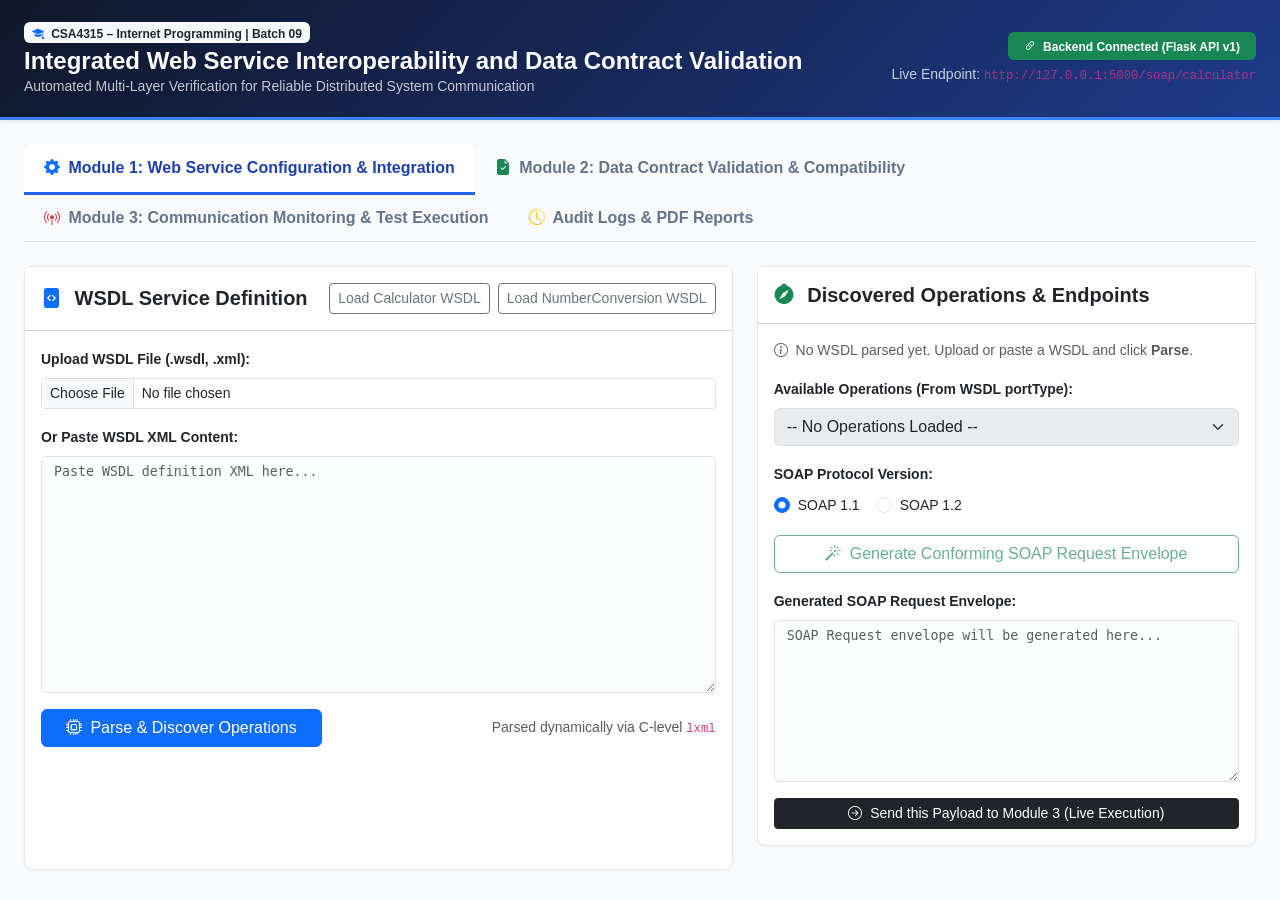
<file: Capstone/CODE WORK/index.html>
<!DOCTYPE html>
<html lang="en">
<head>
  <meta charset="UTF-8">
  <meta name="viewport" content="width=device-width, initial-scale=1.0">
  <title>Integrated Web Service Interoperability & Data Contract Validation</title>
  <!-- Bootstrap 5 CSS -->
  <link href="https://cdn.jsdelivr.net/npm/bootstrap@5.3.2/dist/css/bootstrap.min.css" rel="stylesheet">
  <!-- Bootstrap Icons -->
  <link href="https://cdn.jsdelivr.net/npm/bootstrap-icons@1.11.1/font/bootstrap-icons.css" rel="stylesheet">
  <style>
    :root {
      --primary-navy: #0f172a;
      --accent-blue: #1e40af;
      --subtle-blue: #2563eb;
      --bg-slate: #f8fafc;
      --card-border: #e2e8f0;
    }
    body {
      background-color: var(--bg-slate);
      font-family: -apple-system, BlinkMacSystemFont, "Segoe UI", Roboto, "Helvetica Neue", Arial, sans-serif;
      color: #334155;
    }
    .header-bar {
      background: linear-gradient(135deg, #0f172a 0%, #1e3a8a 100%);
      color: #ffffff;
      padding: 1.25rem 0;
      border-bottom: 3px solid #3b82f6;
    }
    .nav-tabs .nav-link {
      color: #64748b;
      font-weight: 600;
      border: none;
      padding: 0.75rem 1.25rem;
      border-radius: 0.5rem 0.5rem 0 0;
    }
    .nav-tabs .nav-link.active {
      color: #1e40af;
      background-color: #ffffff;
      border-bottom: 3px solid #2563eb;
    }
    .card {
      border: 1px solid var(--card-border);
      border-radius: 0.5rem;
      box-shadow: 0 1px 3px rgba(0, 0, 0, 0.04);
      background-color: #ffffff;
    }
    .code-area {
      font-family: ui-monospace, SFMono-Regular, Menlo, Monaco, Consolas, monospace;
      font-size: 0.82rem;
      background-color: #0f172a;
      color: #f1f5f9;
      border-radius: 0.375rem;
      padding: 0.75rem;
    }
    textarea.code-font {
      font-family: ui-monospace, SFMono-Regular, Menlo, Monaco, Consolas, monospace;
      font-size: 0.83rem;
      line-height: 1.4;
      background-color: #fdfefe;
    }
    .xml-box {
      max-height: 380px;
      overflow-y: auto;
      white-space: pre-wrap;
      word-break: break-all;
    }
  </style>
</head>
<body>

  <!-- Top Header -->
  <header class="header-bar shadow-sm">
    <div class="container-fluid px-4">
      <div class="d-flex flex-wrap justify-content-between align-items-center">
        <div>
          <span class="badge bg-light text-dark fw-semibold mb-1">
            <i class="bi bi-mortarboard-fill text-primary me-1"></i> CSA4315 – Internet Programming | Batch 09
          </span>
          <h1 class="h4 mb-0 fw-bold">Integrated Web Service Interoperability and Data Contract Validation</h1>
          <div class="small opacity-75">Automated Multi-Layer Verification for Reliable Distributed System Communication</div>
        </div>
        <div class="text-end mt-2 mt-md-0">
          <span id="backendStatusBadge" class="badge bg-success px-3 py-2">
            <i class="bi bi-link-45deg me-1"></i> Backend Connected (Flask API v1)
          </span>
          <div class="small opacity-75 mt-1">Live Endpoint: <code>http://127.0.0.1:5000/soap/calculator</code></div>
        </div>
      </div>
    </div>
  </header>

  <!-- Main Container -->
  <main class="container-fluid px-4 py-4">

    <!-- Navigation Tabs for Modules -->
    <ul class="nav nav-tabs mb-4" id="moduleTabs" role="tablist">
      <li class="nav-item">
        <button class="nav-link active" id="tab-mod1-btn" data-bs-toggle="tab" data-bs-target="#tab-mod1" type="button">
          <i class="bi bi-gear-fill me-1 text-primary"></i> Module 1: Web Service Configuration & Integration
        </button>
      </li>
      <li class="nav-item">
        <button class="nav-link" id="tab-mod2-btn" data-bs-toggle="tab" data-bs-target="#tab-mod2" type="button">
          <i class="bi bi-file-earmark-check-fill me-1 text-success"></i> Module 2: Data Contract Validation & Compatibility
        </button>
      </li>
      <li class="nav-item">
        <button class="nav-link" id="tab-mod3-btn" data-bs-toggle="tab" data-bs-target="#tab-mod3" type="button">
          <i class="bi bi-broadcast-pin me-1 text-danger"></i> Module 3: Communication Monitoring & Test Execution
        </button>
      </li>
      <li class="nav-item">
        <button class="nav-link" id="tab-reports-btn" data-bs-toggle="tab" data-bs-target="#tab-reports" type="button" onclick="fetchRecentReports()">
          <i class="bi bi-clock-history me-1 text-warning"></i> Audit Logs & PDF Reports
        </button>
      </li>
    </ul>

    <!-- Tab Contents -->
    <div class="tab-content" id="moduleTabsContent">

      <!-- ============================================================== -->
      <!-- MODULE 1: Web Service Configuration and Integration           -->
      <!-- ============================================================== -->
      <div class="tab-pane fade show active" id="tab-mod1" role="tabpanel">
        <div class="row g-4">
          <!-- WSDL Input & Parser -->
          <div class="col-lg-7">
            <div class="card h-100">
              <div class="card-header bg-white py-3 d-flex justify-content-between align-items-center">
                <h5 class="mb-0 fw-bold text-dark">
                  <i class="bi bi-file-code-fill text-primary me-2"></i> WSDL Service Definition
                </h5>
                <div class="d-flex gap-2">
                  <button class="btn btn-sm btn-outline-secondary" onclick="loadLiveSampleWsdl('calculator')">Load Calculator WSDL</button>
                  <button class="btn btn-sm btn-outline-secondary" onclick="loadExternalNumberWsdl()">Load NumberConversion WSDL</button>
                </div>
              </div>
              <div class="card-body">
                <div class="mb-3">
                  <label class="form-label small fw-semibold">Upload WSDL File (.wsdl, .xml):</label>
                  <input type="file" id="wsdlFileInput" class="form-control form-control-sm" accept=".wsdl,.xml">
                </div>
                <div class="mb-3">
                  <label class="form-label small fw-semibold">Or Paste WSDL XML Content:</label>
                  <textarea id="wsdlContentInput" class="form-control code-font" rows="12" placeholder="Paste WSDL definition XML here..."></textarea>
                </div>
                <div class="d-flex justify-content-between align-items-center">
                  <button id="btnParseWsdl" class="btn btn-primary px-4" onclick="handleParseWsdl()">
                    <i class="bi bi-cpu me-1"></i> Parse & Discover Operations
                  </button>
                  <span class="small text-muted">Parsed dynamically via C-level <code>lxml</code></span>
                </div>
              </div>
            </div>
          </div>

          <!-- Parsed Discovery Results & Request Generator -->
          <div class="col-lg-5">
            <div class="card mb-4">
              <div class="card-header bg-white py-3">
                <h5 class="mb-0 fw-bold text-dark">
                  <i class="bi bi-compass-fill text-success me-2"></i> Discovered Operations & Endpoints
                </h5>
              </div>
              <div class="card-body">
                <div id="wsdlSummaryNotice" class="text-muted small mb-3">
                  <i class="bi bi-info-circle me-1"></i> No WSDL parsed yet. Upload or paste a WSDL and click <strong>Parse</strong>.
                </div>

                <div id="wsdlMetaContainer" class="d-none">
                  <div class="mb-2">
                    <span class="text-muted small">Service Name:</span>
                    <strong id="dispServiceName" class="d-block text-primary">-</strong>
                  </div>
                  <div class="mb-2">
                    <span class="text-muted small">Target Namespace:</span>
                    <code id="dispTargetNamespace" class="d-block small text-truncate">-</code>
                  </div>
                  <div class="mb-3">
                    <span class="text-muted small">Discovered Endpoint URL:</span>
                    <code id="dispEndpointUrl" class="d-block small text-truncate text-success">-</code>
                  </div>
                </div>

                <!-- Operations Select Dropdown (POPULATED ONLY VIA REAL BACKEND JSON) -->
                <div class="mb-3">
                  <label class="form-label fw-semibold small">Available Operations (From WSDL portType):</label>
                  <select id="operationsDropdown" class="form-select" onchange="handleOperationSelected()" disabled>
                    <option value="">-- No Operations Loaded --</option>
                  </select>
                </div>

                <div id="operationParamsContainer" class="mb-3"></div>

                <div class="mb-3">
                  <label class="form-label small fw-semibold">SOAP Protocol Version:</label>
                  <div class="d-flex gap-3">
                    <div class="form-check">
                      <input class="form-check-input" type="radio" name="soapVersionRadio" id="soapVer11" value="1.1" checked>
                      <label class="form-check-label small" for="soapVer11">SOAP 1.1</label>
                    </div>
                    <div class="form-check">
                      <input class="form-check-input" type="radio" name="soapVersionRadio" id="soapVer12" value="1.2">
                      <label class="form-check-label small" for="soapVer12">SOAP 1.2</label>
                    </div>
                  </div>
                </div>

                <button id="btnGenerateEnvelope" class="btn btn-outline-success w-100 mb-3" onclick="handleGenerateEnvelope()" disabled>
                  <i class="bi bi-magic me-1"></i> Generate Conforming SOAP Request Envelope
                </button>

                <div class="mb-3">
                  <label class="form-label small fw-semibold">Generated SOAP Request Envelope:</label>
                  <textarea id="generatedSoapEnvelope" class="form-control code-font" rows="8" placeholder="SOAP Request envelope will be generated here..."></textarea>
                </div>

                <button class="btn btn-dark btn-sm w-100" onclick="transferToModule3()">
                  <i class="bi bi-arrow-right-circle me-1"></i> Send this Payload to Module 3 (Live Execution)
                </button>
              </div>
            </div>
          </div>
        </div>
      </div>

      <!-- ============================================================== -->
      <!-- MODULE 2: Data Contract Validation & Compatibility Testing    -->
      <!-- ============================================================== -->
      <div class="tab-pane fade" id="tab-mod2" role="tabpanel">
        
        <!-- Sub-tabs for Part A and Part B -->
        <ul class="nav nav-pills mb-3" id="pills-tab" role="tablist">
          <li class="nav-item">
            <button class="nav-link active btn-sm" id="pills-val-tab" data-bs-toggle="pill" data-bs-target="#pills-val" type="button">
              <i class="bi bi-shield-check me-1"></i> Part A: XML Schema & Data Type Validation
            </button>
          </li>
          <li class="nav-item">
            <button class="nav-link btn-sm" id="pills-compat-tab" data-bs-toggle="pill" data-bs-target="#pills-compat" type="button">
              <i class="bi bi-shuffle me-1"></i> Part B: Schema Compatibility Assessment (V1 vs V2 Diff)
            </button>
          </li>
        </ul>

        <div class="tab-content" id="pills-tabContent">
          <!-- Part A: XML vs XSD Validation -->
          <div class="tab-pane fade show active" id="pills-val" role="tabpanel">
            <div class="row g-4 mb-3">
              <!-- XML Input -->
              <div class="col-lg-6">
                <div class="card h-100">
                  <div class="card-header bg-white py-3 d-flex justify-content-between align-items-center">
                    <h6 class="mb-0 fw-bold"><i class="bi bi-filetype-xml text-primary me-2"></i> XML Message Instance</h6>
                    <div class="d-flex gap-1">
                      <button class="btn btn-xs btn-outline-success py-0 px-2 small" onclick="loadValidationCase('valid')">1. Valid</button>
                      <button class="btn btn-xs btn-outline-danger py-0 px-2 small" onclick="loadValidationCase('type_error')">2. Type Error</button>
                      <button class="btn btn-xs btn-outline-warning py-0 px-2 small text-dark" onclick="loadValidationCase('missing_field')">3. Missing Field</button>
                    </div>
                  </div>
                  <div class="card-body">
                    <textarea id="valXmlInput" class="form-control code-font" rows="13" placeholder="Paste XML document or SOAP Body payload here..."></textarea>
                  </div>
                </div>
              </div>

              <!-- XSD Input -->
              <div class="col-lg-6">
                <div class="card h-100">
                  <div class="card-header bg-white py-3 d-flex justify-content-between align-items-center">
                    <h6 class="mb-0 fw-bold"><i class="bi bi-file-earmark-code text-secondary me-2"></i> XML Schema (XSD) Contract</h6>
                    <button class="btn btn-xs btn-outline-secondary py-0 px-2 small" onclick="loadCalculatorSchema()">Load Standard Calculator XSD</button>
                  </div>
                  <div class="card-body">
                    <textarea id="valXsdInput" class="form-control code-font" rows="13" placeholder="Paste standard XSD Schema definition here..."></textarea>
                  </div>
                </div>
              </div>
            </div>

            <div class="card p-3 mb-4">
              <div class="d-flex justify-content-between align-items-center">
                <div class="small text-muted">
                  <i class="bi bi-check2-all text-success me-1"></i> Verifies XML Syntax &rarr; Compiles XSD Schema &rarr; Validates Data Types & Occurrences.
                </div>
                <button id="btnRunValidation" class="btn btn-success px-4" onclick="handleValidateContract()">
                  <i class="bi bi-shield-check me-1"></i> Run Real Contract Validation
                </button>
              </div>
            </div>

            <!-- Validation Diagnostic Output -->
            <div id="validationResultCard" class="card shadow-sm d-none mb-4">
              <div id="valResultHeader" class="card-header py-3 fw-bold"></div>
              <div class="card-body">
                <p id="valResultSummary" class="mb-3"></p>
                <div id="valErrorsContainer"></div>
              </div>
            </div>
          </div>

          <!-- Part B: Compatibility Assessment (V1 vs V2) -->
          <div class="tab-pane fade" id="pills-compat" role="tabpanel">
            <div class="card mb-4">
              <div class="card-header bg-white py-3">
                <h6 class="mb-0 fw-bold"><i class="bi bi-diagram-2 text-primary me-2"></i> Contract Version Diffing (V1 vs V2)</h6>
                <div class="small text-muted">Detect breaking changes between consumer contract (V1) and provider update (V2)</div>
              </div>
              <div class="card-body">
                <div class="row g-4 mb-3">
                  <div class="col-md-6">
                    <div class="d-flex justify-content-between align-items-center mb-2">
                      <label class="form-label small fw-semibold mb-0">Base Contract (Schema V1 - Consumer):</label>
                      <button class="btn btn-xs btn-outline-secondary py-0" onclick="loadCompatSample('v1')">Load Base V1</button>
                    </div>
                    <textarea id="compatV1Input" class="form-control code-font" rows="10" placeholder="Paste Base Schema V1 XSD here..."></textarea>
                  </div>
                  <div class="col-md-6">
                    <div class="d-flex justify-content-between align-items-center mb-2">
                      <label class="form-label small fw-semibold mb-0">Updated Contract (Schema V2 - Provider):</label>
                      <div>
                        <button class="btn btn-xs btn-outline-danger py-0 me-1" onclick="loadCompatSample('v2_breaking')">Load Breaking V2</button>
                        <button class="btn btn-xs btn-outline-success py-0" onclick="loadCompatSample('v2_compatible')">Load Compatible V2</button>
                      </div>
                    </div>
                    <textarea id="compatV2Input" class="form-control code-font" rows="10" placeholder="Paste Updated Schema V2 XSD here..."></textarea>
                  </div>
                </div>
                <div class="text-end">
                  <button id="btnRunCompat" class="btn btn-primary" onclick="handleRunCompatibility()">
                    <i class="bi bi-shuffle me-1"></i> Compare Schemas & Assess Compatibility
                  </button>
                </div>
              </div>
            </div>

            <!-- Compatibility Output -->
            <div id="compatResultCard" class="card d-none mb-4">
              <div id="compatHeader" class="card-header py-3 fw-bold"></div>
              <div class="card-body" id="compatBody"></div>
            </div>
          </div>
        </div>
      </div>

      <!-- ============================================================== -->
      <!-- MODULE 3: Communication Monitoring & Test Execution           -->
      <!-- ============================================================== -->
      <div class="tab-pane fade" id="tab-mod3" role="tabpanel">
        <div class="row g-4">
          <!-- SOAP Dispatcher -->
          <div class="col-lg-6">
            <div class="card h-100">
              <div class="card-header bg-white py-3 d-flex justify-content-between align-items-center">
                <h5 class="mb-0 fw-bold"><i class="bi bi-send text-primary me-2"></i> SOAP Request Dispatcher</h5>
                <div>
                  <select id="quickScenarioSelect" class="form-select form-select-sm" onchange="handleScenarioSelect()">
                    <option value="">-- Load Quick Test Scenario --</option>
                    <option value="calc_add_valid">1. Calculator Add: Valid (25 + 75 = 100)</option>
                    <option value="calc_div_zero">2. Calculator Divide: Zero Division (SOAP Fault)</option>
                    <option value="external_number">3. Live External Service (DataAccess NumberConversion)</option>
                  </select>
                </div>
              </div>
              <div class="card-body">
                <div class="mb-3">
                  <label class="form-label small fw-semibold">Service Endpoint URL:</label>
                  <div class="input-group">
                    <span class="input-group-text"><i class="bi bi-link-45deg"></i></span>
                    <input type="text" id="soapEndpointUrl" class="form-control" value="http://127.0.0.1:5000/soap/calculator">
                  </div>
                </div>

                <div class="row mb-3">
                  <div class="col-md-8">
                    <label class="form-label small fw-semibold">SOAPAction Header:</label>
                    <input type="text" id="soapActionHeader" class="form-control form-control-sm" value="http://example.com/calculator/Add">
                  </div>
                  <div class="col-md-4">
                    <label class="form-label small fw-semibold">SOAP Version:</label>
                    <select id="soapVersionSelect" class="form-select form-select-sm">
                      <option value="1.1" selected>SOAP 1.1</option>
                      <option value="1.2">SOAP 1.2</option>
                    </select>
                  </div>
                </div>

                <div class="mb-3">
                  <label class="form-label small fw-semibold">SOAP Request XML Envelope:</label>
                  <textarea id="soapRequestXml" class="form-control code-font" rows="12"><?xml version="1.0" encoding="utf-8"?>
<soap:Envelope xmlns:soap="http://schemas.xmlsoap.org/soap/envelope/" xmlns:tns="http://example.com/calculator">
  <soap:Header/>
  <soap:Body>
    <tns:Add>
      <tns:intA>25</tns:intA>
      <tns:intB>75</tns:intB>
    </tns:Add>
  </soap:Body>
</soap:Envelope></textarea>
                </div>

                <button id="btnSendSoap" class="btn btn-primary w-100 py-2 fw-semibold" onclick="handleSendSoapRequest()">
                  <i class="bi bi-send-fill me-1"></i> Send Real SOAP Request & Monitor
                </button>
              </div>
            </div>
          </div>

          <!-- Response & Monitoring Inspection -->
          <div class="col-lg-6">
            <div id="soapResponsePlaceholder" class="card text-center p-5 text-muted h-100 justify-content-center">
              <div>
                <i class="bi bi-cloud-arrow-up display-4 d-block mb-3 text-secondary"></i>
                <h5>Awaiting Transmission</h5>
                <p class="small mb-0">Configure your request and click <strong>Send Real SOAP Request</strong>.<br>Latency, HTTP status, and actual response will be inspected here.</p>
              </div>
            </div>

            <!-- Dynamic Result Card -->
            <div id="soapResponseCard" class="card shadow-sm d-none h-100">
              <div class="card-header bg-white py-3 d-flex justify-content-between align-items-center">
                <div class="d-flex align-items-center gap-2">
                  <span id="respStatusBadge" class="badge bg-secondary">-</span>
                  <span id="respHttpCodeBadge" class="badge bg-light text-dark border">-</span>
                </div>
                <div class="d-flex align-items-center gap-2">
                  <span class="badge bg-secondary"><i class="bi bi-stopwatch me-1"></i> <span id="respLatency">0</span> ms</span>
                  <a id="btnDownloadPdf" href="#" class="btn btn-sm btn-outline-danger d-none">
                    <i class="bi bi-file-earmark-pdf-fill me-1"></i> Download PDF
                  </a>
                </div>
              </div>
              <div class="card-body">
                <div id="respSummaryAlert" class="alert alert-info py-2 mb-3 small"></div>

                <div id="soapFaultAlert" class="alert alert-warning py-2 mb-3 small d-none">
                  <i class="bi bi-exclamation-triangle-fill me-1"></i>
                  <strong>SOAP Fault Detected:</strong> <span id="dispFaultDetails"></span>
                </div>

                <label class="form-label small fw-semibold text-muted">Response XML Envelope (From Service):</label>
                <div class="code-area xml-box"><code id="dispRawResponseXml"></code></div>
              </div>
            </div>
          </div>
        </div>
      </div>

      <!-- ============================================================== -->
      <!-- AUDIT LOGS & REPORTS SECTION                                  -->
      <!-- ============================================================== -->
      <div class="tab-pane fade" id="tab-reports" role="tabpanel">
        <div class="card shadow-sm border-0">
          <div class="card-header bg-white py-3 d-flex justify-content-between align-items-center">
            <h5 class="mb-0 fw-bold"><i class="bi bi-database-check text-primary me-2"></i> Centralized Test Audit Trail</h5>
            <button class="btn btn-sm btn-outline-primary" onclick="fetchRecentReports()">
              <i class="bi bi-arrow-clockwise me-1"></i> Refresh Logs
            </button>
          </div>
          <div class="table-responsive">
            <table class="table table-hover align-middle mb-0">
              <thead class="table-light">
                <tr>
                  <th>Test ID</th>
                  <th>Service</th>
                  <th>Operation</th>
                  <th>Test Type</th>
                  <th>Latency</th>
                  <th>HTTP Code</th>
                  <th>Status</th>
                  <th>Timestamp</th>
                  <th>Action</th>
                </tr>
              </thead>
              <tbody id="auditTableBody">
                <tr>
                  <td colspan="9" class="text-center text-muted py-4">Click Refresh or execute tests to load database logs.</td>
                </tr>
              </tbody>
            </table>
          </div>
        </div>
      </div>

    </div>
  </main>

  <!-- Bootstrap JS -->
  <script src="https://cdn.jsdelivr.net/npm/bootstrap@5.3.2/dist/js/bootstrap.bundle.min.js"></script>

  <!-- ============================================================== -->
  <!-- REAL CLIENT-SIDE LOGIC (VANILLA ES6 FETCH API - ZERO MOCKING)  -->
  <!-- ============================================================== -->
  <script>
    // State management for Module 1 dynamic parsing
    let currentParsedData = null;

    // Helper: Escape HTML strings for code preview
    function escapeHtml(str) {
      if (!str) return "";
      return str.replace(/&/g, "&amp;").replace(/</g, "&lt;").replace(/>/g, "&gt;");
    }

    // -------------------------------------------------------------
    // MODULE 1: Real Dynamic WSDL Parsing & Request Generation
    // -------------------------------------------------------------
    async function handleParseWsdl() {
      const fileInput = document.getElementById("wsdlFileInput");
      const textInput = document.getElementById("wsdlContentInput").value.trim();
      const btn = document.getElementById("btnParseWsdl");

      if (!fileInput.files[0] && !textInput) {
        alert("Please upload a .wsdl file or paste WSDL XML content.");
        return;
      }

      btn.disabled = true;
      btn.innerHTML = '<span class="spinner-border spinner-border-sm me-1"></span> Parsing via lxml...';

      try {
        let response;
        if (fileInput.files[0]) {
          const formData = new FormData();
          formData.append("file", fileInput.files[0]);
          response = await fetch("/api/v1/wsdl/parse", { method: "POST", body: formData });
        } else {
          response = await fetch("/api/v1/wsdl/parse", {
            method: "POST",
            headers: { "Content-Type": "application/json" },
            body: JSON.stringify({ wsdl_content: textInput })
          });
        }

        const data = await response.json();
        btn.disabled = false;
        btn.innerHTML = '<i class="bi bi-cpu me-1"></i> Parse & Discover Operations';

        if (!response.ok || data.status === "error") {
          alert(`WSDL Parsing Error: ${data.message}`);
          return;
        }

        // Store real parsed state
        currentParsedData = data;

        // Populate discovery summary
        document.getElementById("dispServiceName").innerText = data.service_name || "DiscoveredService";
        document.getElementById("dispTargetNamespace").innerText = data.target_namespace || "None";
        document.getElementById("dispEndpointUrl").innerText = data.default_endpoint || "None configured in WSDL";
        document.getElementById("wsdlMetaContainer").classList.remove("d-none");
        document.getElementById("wsdlSummaryNotice").classList.add("d-none");

        // Dynamically populate Operations Dropdown with real extracted operations
        const opSelect = document.getElementById("operationsDropdown");
        opSelect.innerHTML = '<option value="">-- Select an Operation --</option>';

        if (data.operations && data.operations.length > 0) {
          data.operations.forEach((op, index) => {
            const opt = document.createElement("option");
            opt.value = op.operation_name;
            opt.innerText = `${op.operation_name} (PortType: ${op.port_type})`;
            opSelect.appendChild(opt);
          });
          opSelect.disabled = false;
          opSelect.selectedIndex = 1; // Pick first by default
          handleOperationSelected();
        } else {
          opSelect.innerHTML = '<option value="">-- No Operations Defined in WSDL --</option>';
          opSelect.disabled = true;
        }

        document.getElementById("btnGenerateEnvelope").disabled = false;

      } catch (err) {
        btn.disabled = false;
        btn.innerHTML = '<i class="bi bi-cpu me-1"></i> Parse & Discover Operations';
        alert("Failed to communicate with backend: " + err.message);
      }
    }

    function handleOperationSelected() {
      if (!currentParsedData) return;
      const opName = document.getElementById("operationsDropdown").value;
      const opObj = currentParsedData.operations.find(o => o.operation_name === opName);
      const paramsContainer = document.getElementById("operationParamsContainer");
      paramsContainer.innerHTML = "";

      if (opObj && opObj.parameters && opObj.parameters.length > 0) {
        let html = '<div class="card p-2 bg-light border"><div class="fw-semibold small mb-2 text-dark">Operation Parameters (From XSD Schema):</div>';
        opObj.parameters.forEach(p => {
          html += `
            <div class="mb-2">
              <label class="form-label small mb-0">${p.name} <span class="text-muted">(${p.type})</span> ${p.required ? '<span class="text-danger">*</span>' : ''}</label>
              <input type="text" class="form-control form-control-sm param-input" data-param-name="${p.name}" value="50">
            </div>
          `;
        });
        html += '</div>';
        paramsContainer.innerHTML = html;
      }
    }

    async function handleGenerateEnvelope() {
      if (!currentParsedData) return;
      const opName = document.getElementById("operationsDropdown").value;
      if (!opName) {
        alert("Please select an operation first.");
        return;
      }

      const targetNs = currentParsedData.target_namespace;
      const soapVer = document.querySelector('input[name="soapVersionRadio"]:checked').value;

      // Extract parameter values from dynamic inputs
      const params = {};
      document.querySelectorAll(".param-input").forEach(inp => {
        params[inp.getAttribute("data-param-name")] = inp.value;
      });

      // Default sample if no schema parameters found
      if (Object.keys(params).length === 0) {
        if (opName === "Divide") {
          params["intA"] = "100";
          params["intB"] = "5";
        } else if (opName === "Add") {
          params["intA"] = "25";
          params["intB"] = "75";
        } else {
          params["arg0"] = "sample_value";
        }
      }

      try {
        const response = await fetch("/api/v1/wsdl/generate-envelope", {
          method: "POST",
          headers: { "Content-Type": "application/json" },
          body: JSON.stringify({
            target_namespace: targetNs,
            operation_name: opName,
            soap_version: soapVer,
            parameters: params
          })
        });

        const data = await response.json();
        if (data.status === "success") {
          document.getElementById("generatedSoapEnvelope").value = data.request_envelope;
        }
      } catch (err) {
        alert("Error generating envelope: " + err.message);
      }
    }

    function transferToModule3() {
      const envelope = document.getElementById("generatedSoapEnvelope").value;
      if (!envelope.trim()) {
        alert("Generate or paste a SOAP request envelope first.");
        return;
      }
      document.getElementById("soapRequestXml").value = envelope;
      if (currentParsedData && currentParsedData.default_endpoint) {
        document.getElementById("soapEndpointUrl").value = currentParsedData.default_endpoint;
      }
      const opName = document.getElementById("operationsDropdown").value;
      if (currentParsedData && opName) {
        document.getElementById("soapActionHeader").value = `${currentParsedData.target_namespace}/${opName}`;
      }
      // Switch tab to Module 3
      const tabTrigger = new bootstrap.Tab(document.getElementById("tab-mod3-btn"));
      tabTrigger.show();
    }

    // -------------------------------------------------------------
    // MODULE 2: Real XSD & Schema Diff Engine
    // -------------------------------------------------------------
    async function handleValidateContract() {
      const xml = document.getElementById("valXmlInput").value.trim();
      const xsd = document.getElementById("valXsdInput").value.trim();
      const btn = document.getElementById("btnRunValidation");

      if (!xml || !xsd) {
        alert("Both XML message instance and XSD Schema are required.");
        return;
      }

      btn.disabled = true;
      btn.innerHTML = '<span class="spinner-border spinner-border-sm me-1"></span> Validating via lxml.XMLSchema...';

      try {
        const response = await fetch("/api/v1/contract/validate", {
          method: "POST",
          headers: { "Content-Type": "application/json" },
          body: JSON.stringify({ xml_payload: xml, xsd_schema: xsd })
        });

        const data = await response.json();
        btn.disabled = false;
        btn.innerHTML = '<i class="bi bi-shield-check me-1"></i> Run Real Contract Validation';

        const resultCard = document.getElementById("validationResultCard");
        const header = document.getElementById("valResultHeader");
        const summary = document.getElementById("valResultSummary");
        const errorsContainer = document.getElementById("valErrorsContainer");

        resultCard.classList.remove("d-none");

        if (data.is_valid) {
          header.className = "card-header bg-success text-white py-3 fw-bold";
          header.innerHTML = '<i class="bi bi-patch-check-fill me-2"></i> DATA CONTRACT VALIDATION PASSED (HTTP 200)';
          summary.className = "text-success fw-semibold mb-2";
          summary.innerText = data.summary;
          errorsContainer.innerHTML = '<div class="alert alert-success small mb-0"><i class="bi bi-check-circle me-1"></i> All XML element types, occurrences (minOccurs/maxOccurs), and structural namespaces are 100% compliant with the XSD definition.</div>';
        } else {
          header.className = "card-header bg-danger text-white py-3 fw-bold";
          header.innerHTML = '<i class="bi bi-x-octagon-fill me-2"></i> DATA CONTRACT VIOLATION DETECTED (HTTP 422)';
          summary.className = "text-danger fw-semibold mb-2";
          summary.innerText = data.summary;

          let errHtml = '<ul class="list-group list-group-flush">';
          (data.errors || []).forEach(err => {
            errHtml += `
              <li class="list-group-item list-group-item-danger d-flex justify-content-between align-items-start">
                <div>
                  <div class="fw-bold">${escapeHtml(err.category || 'Error')} (Line ${err.line || '1'}, Column ${err.column || '1'})</div>
                  <div class="small">${escapeHtml(err.message)}</div>
                </div>
                <span class="badge bg-danger">Mismatch</span>
              </li>
            `;
          });
          errHtml += '</ul>';
          errorsContainer.innerHTML = errHtml;
        }

      } catch (err) {
        btn.disabled = false;
        btn.innerHTML = '<i class="bi bi-shield-check me-1"></i> Run Real Contract Validation';
        alert("Failed to reach validator backend: " + err.message);
      }
    }

    async function handleRunCompatibility() {
      const v1 = document.getElementById("compatV1Input").value.trim();
      const v2 = document.getElementById("compatV2Input").value.trim();
      const btn = document.getElementById("btnRunCompat");

      if (!v1 || !v2) {
        alert("Both Base V1 and Updated V2 XSD schemas are required.");
        return;
      }

      btn.disabled = true;
      btn.innerHTML = '<span class="spinner-border spinner-border-sm me-1"></span> Analyzing Schema Evolutions...';

      try {
        const response = await fetch("/api/v1/contract/compatibility", {
          method: "POST",
          headers: { "Content-Type": "application/json" },
          body: JSON.stringify({ v1_xsd: v1, v2_xsd: v2 })
        });

        const data = await response.json();
        btn.disabled = false;
        btn.innerHTML = '<i class="bi bi-shuffle me-1"></i> Compare Schemas & Assess Compatibility';

        const resultCard = document.getElementById("compatResultCard");
        const header = document.getElementById("compatHeader");
        const body = document.getElementById("compatBody");
        resultCard.classList.remove("d-none");

        if (data.is_compatible) {
          header.className = "card-header bg-success text-white py-3 fw-bold";
          header.innerHTML = '<i class="bi bi-check-circle-fill me-2"></i> COMPATIBLE: BACKWARD-COMPATIBLE CONTRACT UPDATE';
        } else {
          header.className = "card-header bg-danger text-white py-3 fw-bold";
          header.innerHTML = '<i class="bi bi-exclamation-triangle-fill me-2"></i> INCOMPATIBLE: BREAKING CHANGES DETECTED';
        }

        let outHtml = `<div class="mb-3 small">Base Schema Elements: <b>${data.v1_count}</b> | Updated Schema Elements: <b>${data.v2_count}</b></div>`;

        if (data.breaking_changes && data.breaking_changes.length > 0) {
          outHtml += '<h6 class="text-danger fw-bold"><i class="bi bi-x-circle me-1"></i> Breaking Changes:</h6><ul class="list-group mb-3">';
          data.breaking_changes.forEach(b => {
            outHtml += `<li class="list-group-item list-group-item-danger small">${escapeHtml(b)}</li>`;
          });
          outHtml += '</ul>';
        }

        if (data.non_breaking_changes && data.non_breaking_changes.length > 0) {
          outHtml += '<h6 class="text-success fw-bold"><i class="bi bi-check2-circle me-1"></i> Backward-Compatible / Non-Breaking Changes:</h6><ul class="list-group mb-3">';
          data.non_breaking_changes.forEach(nb => {
            outHtml += `<li class="list-group-item list-group-item-success small">${escapeHtml(nb)}</li>`;
          });
          outHtml += '</ul>';
        }

        body.innerHTML = outHtml;
      } catch (err) {
        btn.disabled = false;
        btn.innerHTML = '<i class="bi bi-shuffle me-1"></i> Compare Schemas & Assess Compatibility';
        alert("Failed to analyze schemas: " + err.message);
      }
    }

    // -------------------------------------------------------------
    // MODULE 3: Real SOAP HTTP Execution & Response Inspection
    // -------------------------------------------------------------
    async function handleSendSoapRequest() {
      const url = document.getElementById("soapEndpointUrl").value.trim();
      const action = document.getElementById("soapActionHeader").value.trim();
      const version = document.getElementById("soapVersionSelect").value;
      const xml = document.getElementById("soapRequestXml").value.trim();
      const btn = document.getElementById("btnSendSoap");

      if (!url || !xml) {
        alert("Endpoint URL and SOAP Request XML are required.");
        return;
      }

      btn.disabled = true;
      btn.innerHTML = '<span class="spinner-border spinner-border-sm me-1"></span> Transmitting Real HTTP POST...';

      try {
        const response = await fetch("/api/v1/soap/execute", {
          method: "POST",
          headers: { "Content-Type": "application/json" },
          body: JSON.stringify({
            endpoint_url: url,
            soap_action: action,
            soap_version: version,
            request_xml: xml,
            service_name: url.includes("calculator") ? "CalculatorService" : "RemoteSOAPService",
            operation_name: action ? action.split("/").pop() : "SOAPOperation"
          })
        });

        const data = await response.json();
        btn.disabled = false;
        btn.innerHTML = '<i class="bi bi-send-fill me-1"></i> Send Real SOAP Request & Monitor';

        document.getElementById("soapResponsePlaceholder").classList.add("d-none");
        const respCard = document.getElementById("soapResponseCard");
        respCard.classList.remove("d-none");

        // Status badge
        const badge = document.getElementById("respStatusBadge");
        if (data.status === "PASSED") {
          badge.className = "badge bg-success";
          badge.innerText = "PASSED";
        } else {
          badge.className = "badge bg-danger";
          badge.innerText = "FAILED";
        }

        // HTTP code
        document.getElementById("respHttpCodeBadge").innerText = `HTTP ${data.http_status_code}`;
        document.getElementById("respLatency").innerText = data.latency_ms;
        document.getElementById("respSummaryAlert").innerText = data.summary || data.message || "Request completed.";

        // SOAP Fault display
        const faultAlert = document.getElementById("soapFaultAlert");
        if (data.is_soap_fault) {
          faultAlert.classList.remove("d-none");
          document.getElementById("dispFaultDetails").innerText = `[${data.fault_code}] ${data.fault_string}`;
        } else {
          faultAlert.classList.add("d-none");
        }

        // Response XML
        document.getElementById("dispRawResponseXml").innerText = data.response_xml || "(No response content returned by remote endpoint)";

        // PDF Button
        const pdfBtn = document.getElementById("btnDownloadPdf");
        if (data.record_id) {
          pdfBtn.href = `/reports/${data.record_id}/pdf`;
          pdfBtn.classList.remove("d-none");
        } else {
          pdfBtn.classList.add("d-none");
        }

      } catch (err) {
        btn.disabled = false;
        btn.innerHTML = '<i class="bi bi-send-fill me-1"></i> Send Real SOAP Request & Monitor';
        alert("Network failure: " + err.message);
      }
    }

    // -------------------------------------------------------------
    // AUDIT LOGS: SQLite Record Viewer
    // -------------------------------------------------------------
    async function fetchRecentReports() {
      try {
        const resp = await fetch("/api/v1/reports");
        const data = await resp.json();
        const tbody = document.getElementById("auditTableBody");
        tbody.innerHTML = "";

        if (!data.records || data.records.length === 0) {
          tbody.innerHTML = '<tr><td colspan="9" class="text-center text-muted py-4">No test executions logged yet.</td></tr>';
          return;
        }

        data.records.forEach(r => {
          const statusBadge = r.status === "PASSED" ? '<span class="badge bg-success">PASSED</span>' : '<span class="badge bg-danger">FAILED</span>';
          const row = `
            <tr>
              <td><code>#${r.id}</code></td>
              <td class="fw-semibold">${escapeHtml(r.service_name)}</td>
              <td><code>${escapeHtml(r.operation_name)}</code></td>
              <td><span class="badge bg-light text-dark border">${escapeHtml(r.test_type)}</span></td>
              <td>${r.response_time_ms} ms</td>
              <td><code>${r.http_status_code}</code></td>
              <td>${statusBadge}</td>
              <td class="small text-muted">${r.created_at}</td>
              <td>
                <a href="/reports/${r.id}/pdf" class="btn btn-xs btn-outline-danger py-1 px-2 small">
                  <i class="bi bi-file-earmark-pdf"></i> PDF
                </a>
              </td>
            </tr>
          `;
          tbody.innerHTML += row;
        });
      } catch (err) {
        console.error("Error fetching reports:", err);
      }
    }

    // -------------------------------------------------------------
    // PRESET DATA LOADERS (For Quick Evaluation & Demonstration)
    // -------------------------------------------------------------
    function loadLiveSampleWsdl(service) {
      if (service === "calculator") {
        fetch("/soap/calculator?wsdl")
        .then(r => r.text())
        .then(t => {
          document.getElementById("wsdlContentInput").value = t;
          document.getElementById("wsdlFileInput").value = "";
          handleParseWsdl();
        });
      }
    }

    function loadExternalNumberWsdl() {
      document.getElementById("wsdlContentInput").value = `<?xml version="1.0" encoding="utf-8"?>
<definitions xmlns="http://schemas.xmlsoap.org/wsdl/" xmlns:soap="http://schemas.xmlsoap.org/wsdl/soap/" xmlns:tns="http://tempuri.org/" targetNamespace="http://tempuri.org/">
  <types>
    <xs:schema xmlns:xs="http://www.w3.org/2001/XMLSchema" targetNamespace="http://tempuri.org/" elementFormDefault="qualified">
      <xs:element name="NumberToWords">
        <xs:complexType>
          <xs:sequence>
            <xs:element name="ubiNum" type="xs:unsignedLong" minOccurs="1"/>
          </xs:sequence>
        </xs:complexType>
      </xs:element>
      <xs:element name="NumberToWordsResponse">
        <xs:complexType>
          <xs:sequence>
            <xs:element name="NumberToWordsResult" type="xs:string"/>
          </xs:sequence>
        </xs:complexType>
      </xs:element>
    </xs:schema>
  </types>
  <portType name="NumberConversionSoapType">
    <operation name="NumberToWords">
      <input message="tns:NumberToWordsSoapRequest"/>
      <output message="tns:NumberToWordsSoapResponse"/>
    </operation>
  </portType>
  <binding name="NumberConversionSoapBinding" type="tns:NumberConversionSoapType">
    <soap:binding transport="http://schemas.xmlsoap.org/soap/http" style="document"/>
    <operation name="NumberToWords">
      <soap:operation soapAction="http://tempuri.org/NumberToWords"/>
      <input><soap:body use="literal"/></input>
      <output><soap:body use="literal"/></output>
    </operation>
  </binding>
  <service name="NumberConversion">
    <port name="NumberConversionSoap" binding="tns:NumberConversionSoapBinding">
      <soap:address location="https://www.dataaccess.com/webservicesserver/NumberConversion.wso"/>
    </port>
  </service>
</definitions>`;
      document.getElementById("wsdlFileInput").value = "";
      handleParseWsdl();
    }

    function loadCalculatorSchema() {
      document.getElementById("valXsdInput").value = `<?xml version="1.0" encoding="UTF-8"?>
<xsd:schema targetNamespace="http://example.com/calculator"
            xmlns:xsd="http://www.w3.org/2001/XMLSchema"
            xmlns:tns="http://example.com/calculator"
            elementFormDefault="qualified">

  <xsd:element name="Add">
    <xsd:complexType>
      <xsd:sequence>
        <xsd:element name="intA" type="xsd:int" minOccurs="1"/>
        <xsd:element name="intB" type="xsd:int" minOccurs="1"/>
      </xsd:sequence>
    </xsd:complexType>
  </xsd:element>

  <xsd:element name="Divide">
    <xsd:complexType>
      <xsd:sequence>
        <xsd:element name="intA" type="xsd:int" minOccurs="1"/>
        <xsd:element name="intB" type="xsd:int" minOccurs="1"/>
      </xsd:sequence>
    </xsd:complexType>
  </xsd:element>
</xsd:schema>`;
    }

    function loadValidationCase(type) {
      loadCalculatorSchema();
      if (type === "valid") {
        document.getElementById("valXmlInput").value = `<?xml version="1.0" encoding="utf-8"?>
<soap:Envelope xmlns:soap="http://schemas.xmlsoap.org/soap/envelope/" xmlns:tns="http://example.com/calculator">
  <soap:Body>
    <tns:Add>
      <tns:intA>50</tns:intA>
      <tns:intB>75</tns:intB>
    </tns:Add>
  </soap:Body>
</soap:Envelope>`;
      } else if (type === "type_error") {
        document.getElementById("valXmlInput").value = `<?xml version="1.0" encoding="utf-8"?>
<soap:Envelope xmlns:soap="http://schemas.xmlsoap.org/soap/envelope/" xmlns:tns="http://example.com/calculator">
  <soap:Body>
    <tns:Add>
      <tns:intA>NOT_A_VALID_INTEGER</tns:intA>
      <tns:intB>75</tns:intB>
    </tns:Add>
  </soap:Body>
</soap:Envelope>`;
      } else if (type === "missing_field") {
        document.getElementById("valXmlInput").value = `<?xml version="1.0" encoding="utf-8"?>
<soap:Envelope xmlns:soap="http://schemas.xmlsoap.org/soap/envelope/" xmlns:tns="http://example.com/calculator">
  <soap:Body>
    <tns:Add>
      <tns:intA>50</tns:intA>
      <!-- Mandatory element intB is omitted! (minOccurs=1) -->
    </tns:Add>
  </soap:Body>
</soap:Envelope>`;
      }
    }

    function loadCompatSample(type) {
      if (type === "v1") {
        document.getElementById("compatV1Input").value = `<?xml version="1.0" encoding="UTF-8"?>
<xsd:schema targetNamespace="http://example.com/ecommerce"
            xmlns:xsd="http://www.w3.org/2001/XMLSchema"
            elementFormDefault="qualified">
  <xsd:element name="Customer">
    <xsd:complexType>
      <xsd:sequence>
        <xsd:element name="customerId" type="xsd:string" minOccurs="1"/>
        <xsd:element name="customerName" type="xsd:string" minOccurs="1"/>
        <xsd:element name="email" type="xsd:string" minOccurs="1"/>
        <xsd:element name="phoneNumber" type="xsd:string" minOccurs="0"/>
      </xsd:sequence>
    </xsd:complexType>
  </xsd:element>
</xsd:schema>`;
      } else if (type === "v2_breaking") {
        document.getElementById("compatV2Input").value = `<?xml version="1.0" encoding="UTF-8"?>
<xsd:schema targetNamespace="http://example.com/ecommerce"
            xmlns:xsd="http://www.w3.org/2001/XMLSchema"
            elementFormDefault="qualified">
  <xsd:element name="Customer">
    <xsd:complexType>
      <xsd:sequence>
        <xsd:element name="customerId" type="xsd:string" minOccurs="1"/>
        <xsd:element name="customerName" type="xsd:string" minOccurs="1"/>
        <!-- BREAKING: email element removed -->
        <xsd:element name="phoneNumber" type="xsd:string" minOccurs="0"/>
        <!-- BREAKING: age added as mandatory minOccurs=1 without default -->
        <xsd:element name="age" type="xsd:int" minOccurs="1"/>
      </xsd:sequence>
    </xsd:complexType>
  </xsd:element>
</xsd:schema>`;
      } else if (type === "v2_compatible") {
        document.getElementById("compatV2Input").value = `<?xml version="1.0" encoding="UTF-8"?>
<xsd:schema targetNamespace="http://example.com/ecommerce"
            xmlns:xsd="http://www.w3.org/2001/XMLSchema"
            elementFormDefault="qualified">
  <xsd:element name="Customer">
    <xsd:complexType>
      <xsd:sequence>
        <xsd:element name="customerId" type="xsd:string" minOccurs="1"/>
        <xsd:element name="customerName" type="xsd:string" minOccurs="1"/>
        <xsd:element name="email" type="xsd:string" minOccurs="1"/>
        <xsd:element name="phoneNumber" type="xsd:string" minOccurs="0"/>
        <!-- COMPATIBLE: optional element loyaltyTier added with minOccurs=0 -->
        <xsd:element name="loyaltyTier" type="xsd:string" minOccurs="0"/>
      </xsd:sequence>
    </xsd:complexType>
  </xsd:element>
</xsd:schema>`;
      }
    }

    function handleScenarioSelect() {
      const choice = document.getElementById("quickScenarioSelect").value;
      if (choice === "calc_add_valid") {
        document.getElementById("soapEndpointUrl").value = "http://127.0.0.1:5000/soap/calculator";
        document.getElementById("soapActionHeader").value = "http://example.com/calculator/Add";
        document.getElementById("soapRequestXml").value = `<?xml version="1.0" encoding="utf-8"?>
<soap:Envelope xmlns:soap="http://schemas.xmlsoap.org/soap/envelope/" xmlns:tns="http://example.com/calculator">
  <soap:Header/>
  <soap:Body>
    <tns:Add>
      <tns:intA>25</tns:intA>
      <tns:intB>75</tns:intB>
    </tns:Add>
  </soap:Body>
</soap:Envelope>`;
      } else if (choice === "calc_div_zero") {
        document.getElementById("soapEndpointUrl").value = "http://127.0.0.1:5000/soap/calculator";
        document.getElementById("soapActionHeader").value = "http://example.com/calculator/Divide";
        document.getElementById("soapRequestXml").value = `<?xml version="1.0" encoding="utf-8"?>
<soap:Envelope xmlns:soap="http://schemas.xmlsoap.org/soap/envelope/" xmlns:tns="http://example.com/calculator">
  <soap:Header/>
  <soap:Body>
    <tns:Divide>
      <tns:intA>100</tns:intA>
      <tns:intB>0</tns:intB>
    </tns:Divide>
  </soap:Body>
</soap:Envelope>`;
      } else if (choice === "external_number") {
        document.getElementById("soapEndpointUrl").value = "https://www.dataaccess.com/webservicesserver/NumberConversion.wso";
        document.getElementById("soapActionHeader").value = "http://tempuri.org/NumberToWords";
        document.getElementById("soapRequestXml").value = `<?xml version="1.0" encoding="utf-8"?>
<soap:Envelope xmlns:soap="http://schemas.xmlsoap.org/soap/envelope/" xmlns:tns="http://tempuri.org/">
  <soap:Header/>
  <soap:Body>
    <tns:NumberToWords>
      <tns:ubiNum>750</tns:ubiNum>
    </tns:NumberToWords>
  </soap:Body>
</soap:Envelope>`;
      }
    }
  </script>
</body>
</html>
</file>
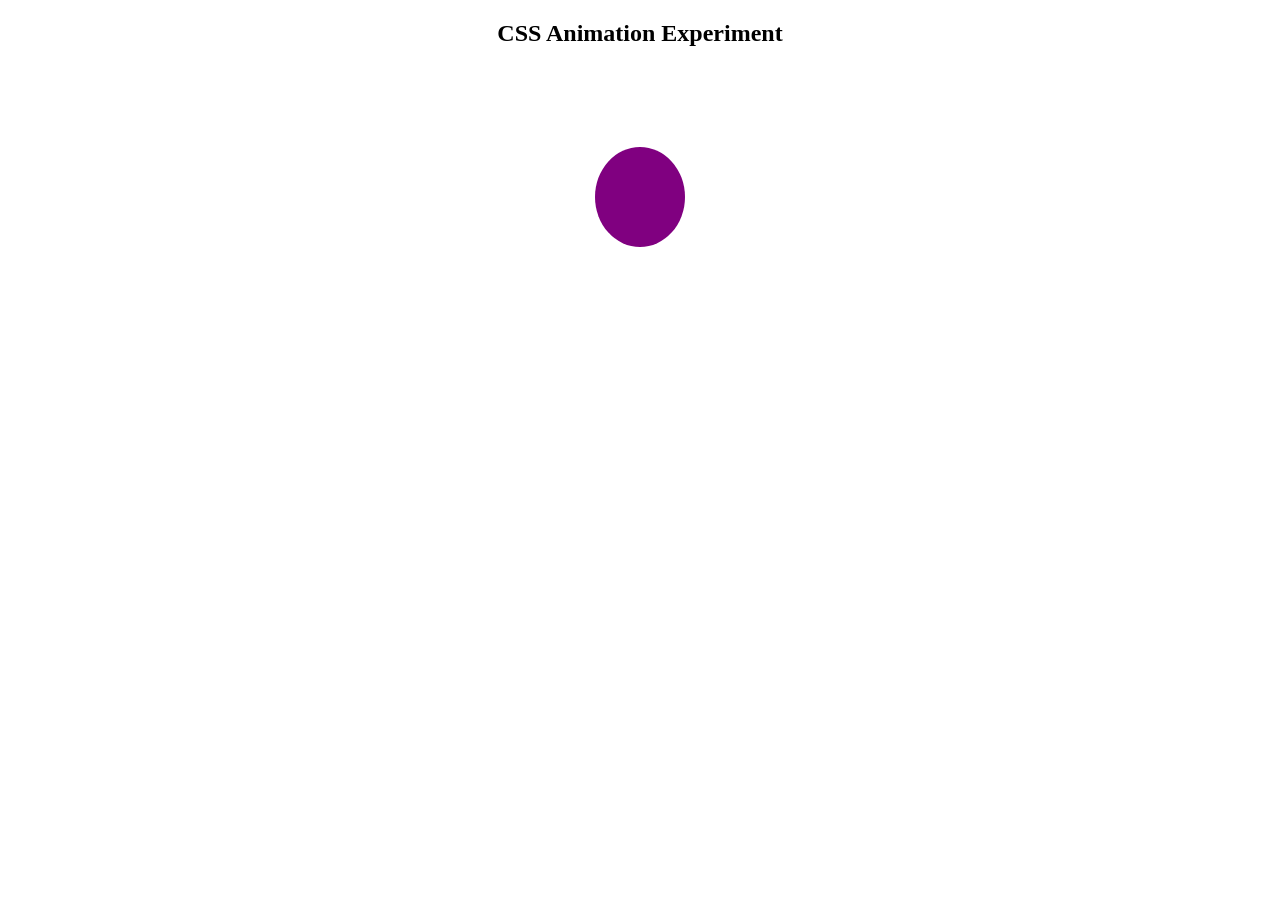
<file: Practise/code/HTML_animations.html>
<!DOCTYPE html>
<html>
<head>
    <title>CSS Animation Experiment</title>

    <style>
        .box {
            width: 90px;
            height: 100px;
            background: purple;
            border-radius: 50%;
            margin: 100px auto;
            animation: move 3s infinite alternate;
        }

        @keyframes move {
            from {
                transform: translateX(0);
            }
            to {
                transform: translateX(150px);
            }
        }
    </style>
</head>
<body>

    <h2 align="Middle">CSS Animation Experiment</h2>

    <div class="box"></div>

</body>
</html>
</file>
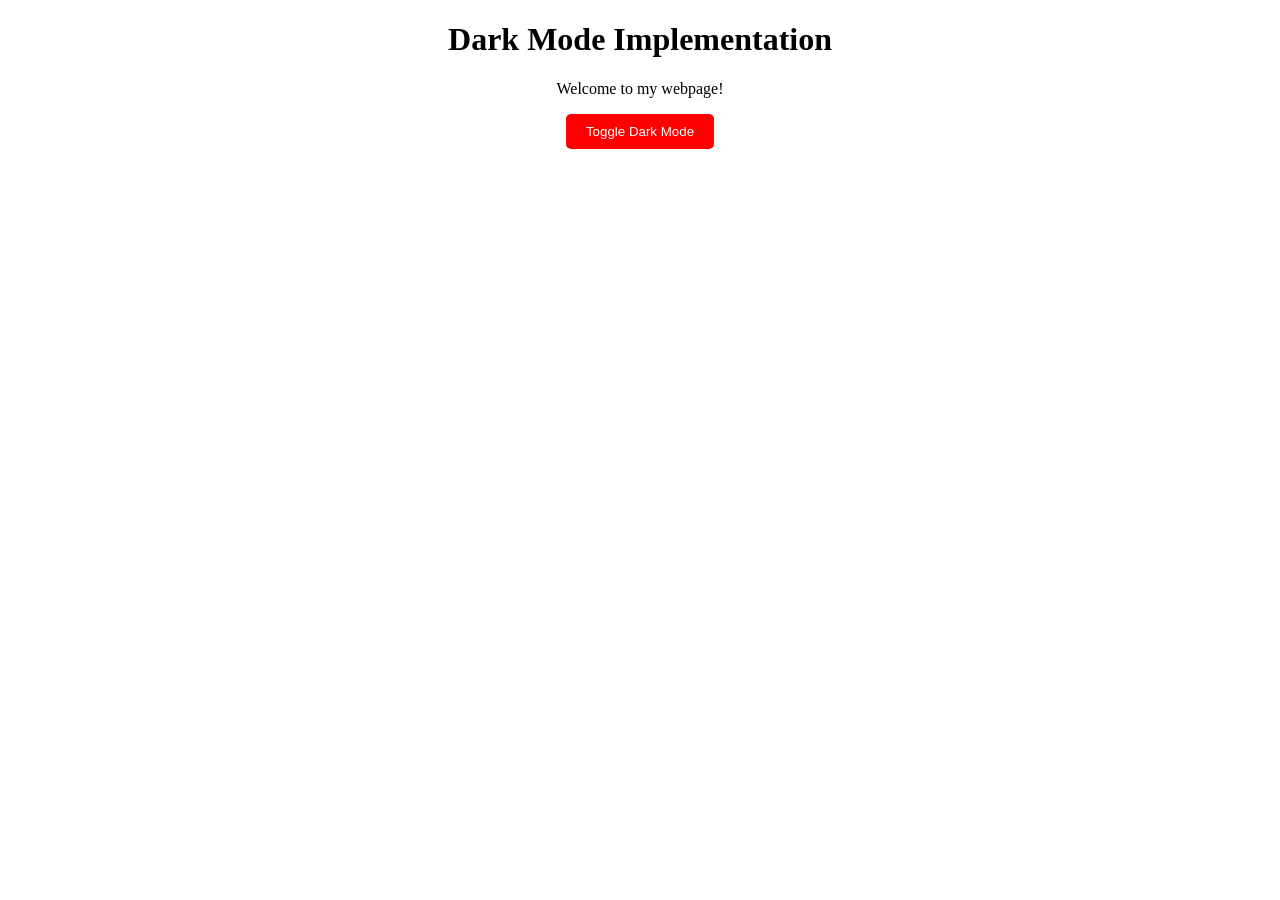
<file: Practise/code/HTML_darkmode.html>
<!DOCTYPE html>
<html>
<head>
    <title>DARK MODE</title>

    <style>
        body {
            background: white;
            color: black;
            text-align: center;
            font-family: Cambria;
            transition: 0.5s;
        }

        .dark {
            background: #222;
            color: white;
        }

        button {
            padding: 10px 20px;
            cursor: pointer;
            background: red;
            color: white;
            border: none;
            border-radius: 5px;
        }
    </style>
</head>
<body>

    <h1>Dark Mode Implementation</h1>

    <p>Welcome to my webpage!</p>

    <button onclick="changeMode()">
        Toggle Dark Mode
    </button>

    <script>
        function changeMode() {
            document.body.classList.toggle("dark");
        }
    </script>

</body>
</html>
</file>
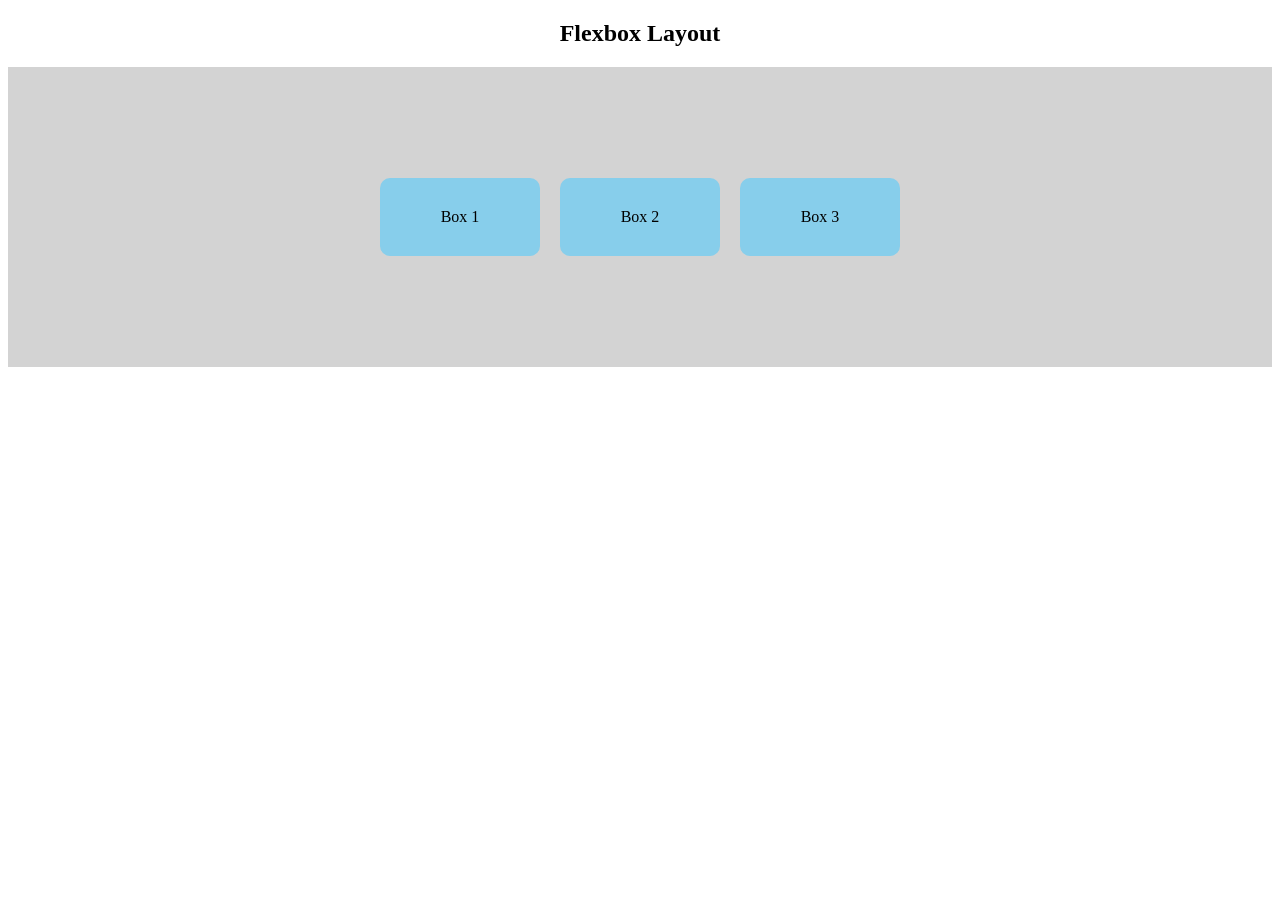
<file: Practise/code/HTML_flexbox.html>
<!DOCTYPE html>
<html>
<head>
    <title>Flexbox Layout</title>
    <style>
        .container {
            display: flex;
            justify-content: center;
            align-items: center;
            gap: 20px;
            flex-wrap: wrap;
            height: 300px;
            background: lightgray;
        }

        .box {
            background: skyblue;
            padding: 30px;
            width: 100px;
            text-align: center;
            border-radius: 10px;
        }
    </style>
</head>
<body>

    <h2 align="center">Flexbox Layout</h2>

    <div class="container">
        <div class="box">Box 1</div>
        <div class="box">Box 2</div>
        <div class="box">Box 3</div>
    </div>

</body>
</html>
</file>
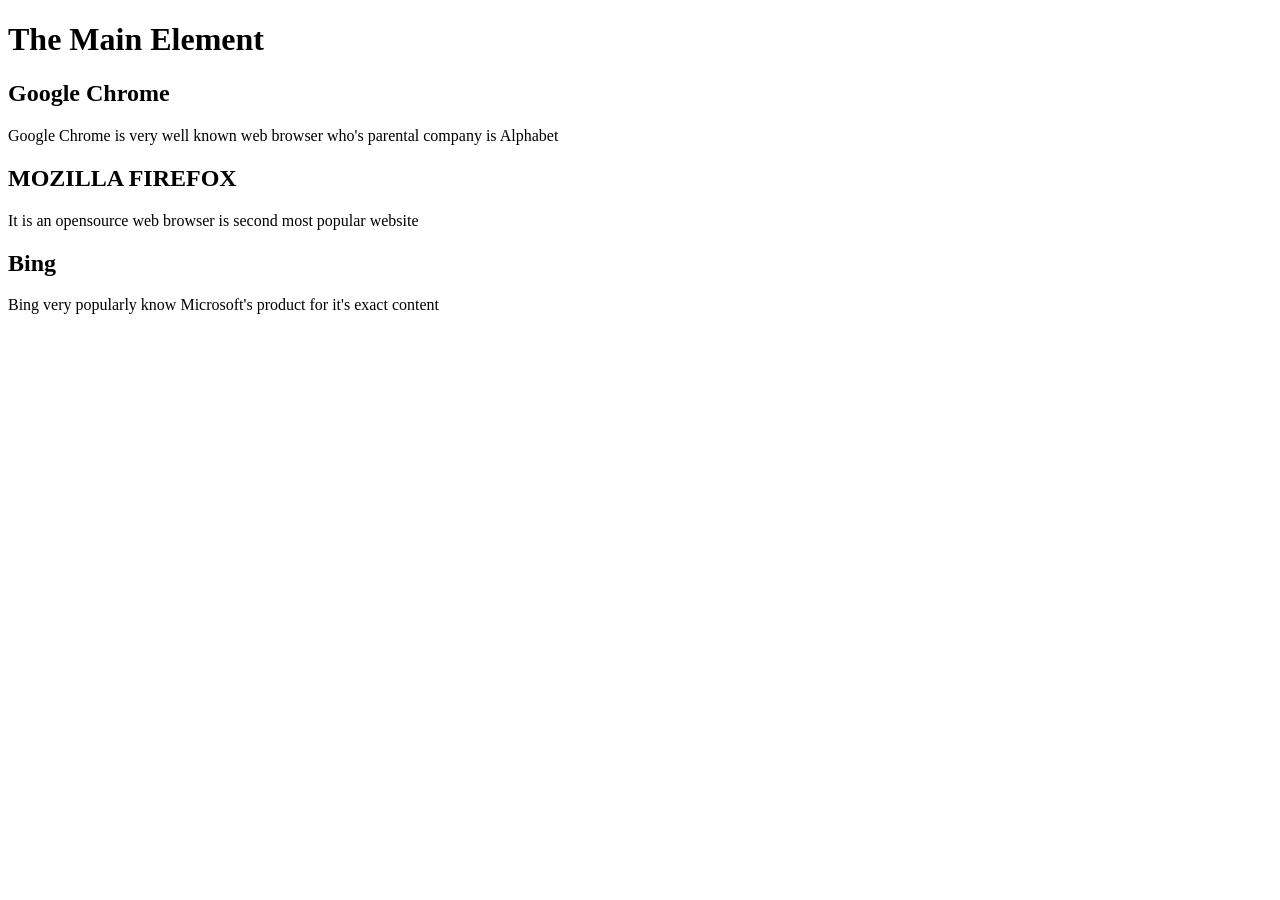
<file: Practise/code/HTML_semantics.html>
<!DOCTYPE html>
<html>
<body>

<h1>The Main Element</h1>
 
<article>
  <h2>Google Chrome</h2>
  <p>Google Chrome is very well known web browser who's parental company is Alphabet</p>
</article>

<article>
  <h2>MOZILLA FIREFOX</h2>
  <p>It is an opensource web browser is second most popular website</p>
</article>

<article>
  <h2>Bing</h2>
  <p>Bing very popularly know Microsoft's product for it's exact content</p>
</article>

</body>
</head>
</file>
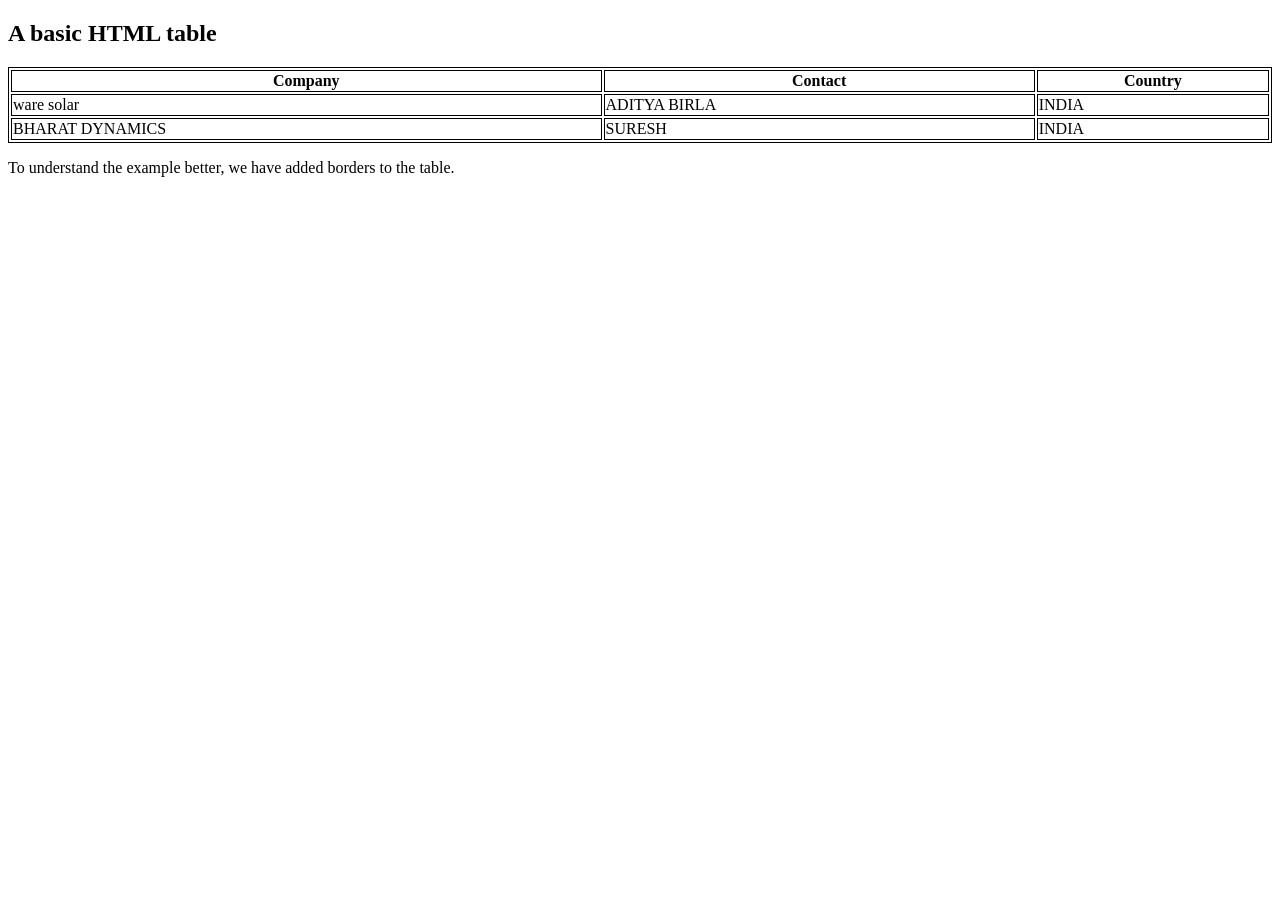
<file: Practise/code/HTML_Tables.html>
<!DOCTYPE html>
<html>
<style>
table, th, td {
  border:1px solid black;
}
</style>
<body>

<h2>A basic HTML table</h2>

<table style="width:100%">
  <tr>
    <th>Company</th>
    <th>Contact</th>
    <th>Country</th>
  </tr>
  <tr>
    <td>ware solar</td>
    <td>ADITYA BIRLA</td>
    <td>INDIA</td>
  </tr>
  <tr>
    <td>BHARAT DYNAMICS</td>
    <td>SURESH</td>
    <td>INDIA</td>
  </tr>
</table>

<p>To understand the example better, we have added borders to the table.</p>

</body>
</html>
</file>
